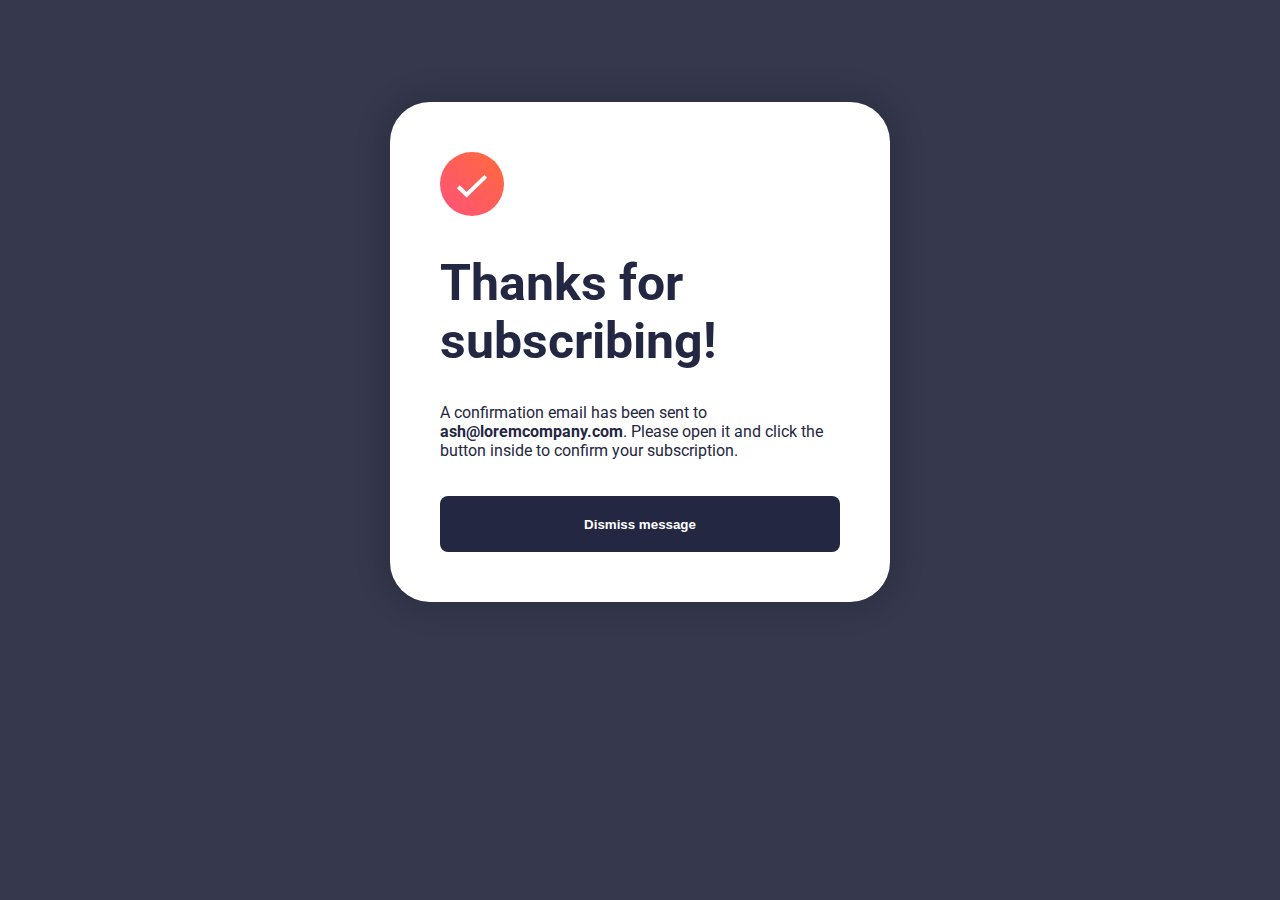
<file: newsletter-sign-up-with-success-message-main/index.html>
<!DOCTYPE html>
<html lang="en">
<head>
  <meta charset="UTF-8">
  <meta name="viewport" content="width=device-width, initial-scale=1.0"> <!-- displays site properly based on user's device -->
  <link rel="preconnect" href="https://fonts.googleapis.com">
  <link rel="preconnect" href="https://fonts.gstatic.com" crossorigin>
  <link rel="stylesheet" href="style.css" type="text/css">
  <link href="https://fonts.googleapis.com/css2?family=Roboto:wght@400;700&display=swap" rel="stylesheet">
  <link rel="icon" type="image/png" sizes="32x32" href="./assets/images/favicon-32x32.png">
  
  <title>Frontend Mentor | Newsletter sign-up form with success message</title>

  <!-- Feel free to remove these styles or customise in your own stylesheet 👍 -->
  <style>
    .attribution { font-size: 11px; text-align: center; }
    .attribution a { color: hsl(228, 45%, 44%); }
  </style>
</head>
<body style="background-color: hsl(235, 18%, 26%);">
  <header></header>

 <main>
   <!-- Sign-up form start -->
  <div id="formContainer" class="container-box hide ">
    
    <div class="text-content">
   <h1>Stay updated!</h1>

   <p style=" ">Join 60,000+ product managers receiving monthly updates on:</p>

   <div class="product-list">
      <div><img src="./assets/images/icon-list.svg" alt=""> <span>Product discovery and building what matters</span></div>
      <div><img src="./assets/images/icon-list.svg" alt=""> <span>Measuring to ensure updates are a success</span></div> 
      <div><img src="./assets/images/icon-list.svg" alt=""> <span>And much more!</span></div> 
  </div>
    <form>
      <label for="email"><small class="f-700"> Email address</small></label>
      <small><span id="errorMsg" class="float-rightside "></span> </small>
      <input type="text" id="email_input" class="f-400" name="emailId" placeholder="email@company.com"> 
      <button>Subscribe to monthly newsletter</button>
    </form>
  </div>

  <div class="img-content">
    <img src="./assets/images/illustration-sign-up-desktop.svg "class="img-src " alt="">
  </div>
  </div>
   <!-- Sign-up form end -->

   <!-- Success message start -->
 <div id="formSuccess" class="container-box2 ">
  <img src="./assets/images/icon-success.svg" alt="">
  <h1>Thanks for subscribing!</h1> 
 
  <p>A confirmation email has been sent to <strong><span id="userEmail">ash@loremcompany.com</span></strong>. 
    Please open it and click the button inside to confirm your subscription.</p>

  <button>Dismiss message</button> 
  
 </div>
   
 
   <!-- Success message end -->
   <script src="./success.js">

  </script>
 </main>
  
  <!-- <div role="contentinfo" class="attribution">
    Challenge by <a href="https://www.frontendmentor.io?ref=challenge" target="_blank">Frontend Mentor</a>. 
    Coded by <a href="#">Your Name Here</a>.
  </div> -->
</body>
</html>
</file>
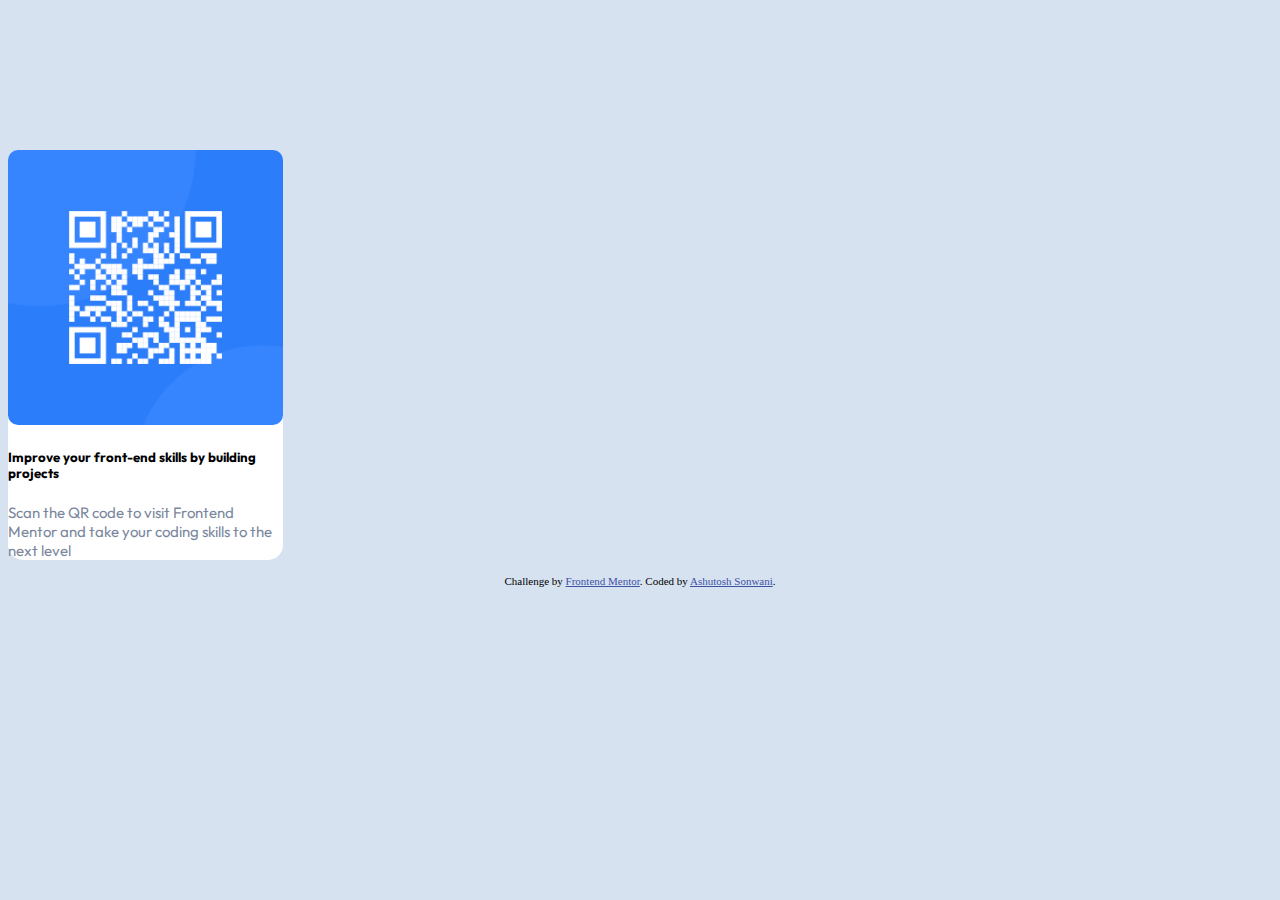
<file: qr-code-component-main/index.html>
<!DOCTYPE html>
<html lang="en">
<head>
  <meta charset="UTF-8">
  <meta name="viewport" content="width=device-width, initial-scale=1.0"> <!-- displays site properly based on user's device -->
  <link href="https://cdn.jsdelivr.net/npm/bootstrap@5.3.2/dist/css/bootstrap.min.css" rel="stylesheet" integrity="sha384-T3c6CoIi6uLrA9TneNEoa7RxnatzjcDSCmG1MXxSR1GAsXEV/Dwwykc2MPK8M2HN" crossorigin="anonymous">
  <script src="https://cdn.jsdelivr.net/npm/bootstrap@5.3.2/dist/js/bootstrap.bundle.min.js" integrity="sha384-C6RzsynM9kWDrMNeT87bh95OGNyZPhcTNXj1NW7RuBCsyN/o0jlpcV8Qyq46cDfL" crossorigin="anonymous"></script>
  <link rel="icon" type="image/png" sizes="32x32" href="./images/favicon-32x32.png">
  <link rel="preconnect" href="https://fonts.googleapis.com">
  <link rel="preconnect" href="https://fonts.gstatic.com" crossorigin>
  <link href="https://fonts.googleapis.com/css2?family=Outfit:wght@400;700&display=swap" rel="stylesheet">
  
  <title>Frontend Mentor | QR code component</title>

  <!-- Feel free to remove these styles or customise in your own stylesheet 👍 -->
  <style>
    .attribution { font-size: 11px; text-align: center; }
    .attribution a { color: hsl(228, 45%, 44%); }
    .f-700{
      font-family: 'Outfit', sans-serif;
      font-weight: 700;
    }
    .f-400
    {
      font-family: 'Outfit', sans-serif;
      font-weight: 400;
    }
    
  </style>
</head>
<body style="background-color: #d6e2f0;">


<div style="width: 275px; background-color: #ffffff; border-radius: 15px; margin-top: 150px;" class="p-3 container">
<img style="width: 100%; border-radius: 10px;" src="images/image-qr-code.png" alt="">
<div class="p-1">
  <h5 style="margin-top:20px;" class="f-700 text-center">Improve your front-end skills by building projects</h5>
  
    <p style="color: #7b879d; font-size: 15px; margin-top: 20px;"class="f-400 text-center">Scan the QR code to visit Frontend Mentor and take your coding skills to the next level </p>
</div>
</div>
  
  <div class="attribution mt-5">
    Challenge by <a href="https://www.frontendmentor.io?ref=challenge" target="_blank">Frontend Mentor</a>. 
    Coded by <a href="#">Ashutosh Sonwani</a>.
  </div>
</body>
</html>
</file>
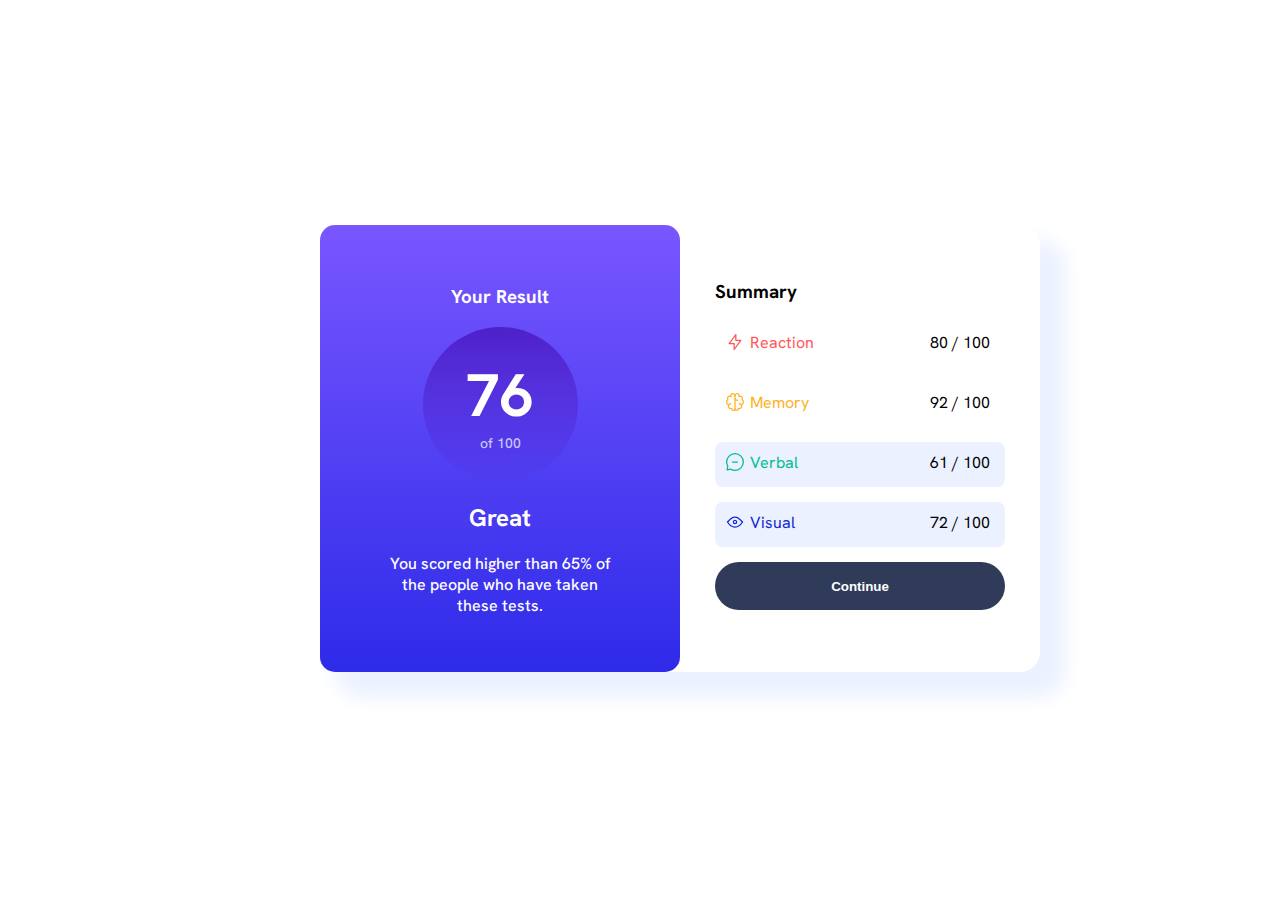
<file: results-summary-component-main/index.html>
<!DOCTYPE html>
<html lang="en">
<head>
  <meta charset="UTF-8">
  <meta name="viewport" content="width=device-width, initial-scale=1.0"> <!-- displays site properly based on user's device -->
  <link rel="preconnect" href="https://fonts.googleapis.com">
  <link rel="preconnect" href="https://fonts.gstatic.com" crossorigin>
  <link href="https://fonts.googleapis.com/css2?family=Hanken+Grotesk:wght@500;700;800&display=swap" rel="stylesheet">
  <link rel="icon" type="image/png" sizes="32x32" href="./assets/images/favicon-32x32.png">
  <link rel="stylesheet" href="style.css">
  <title>Frontend Mentor | Results summary component</title>

  <!-- Feel free to remove these styles or customise in your own stylesheet 👍 -->
  <style>
    .attribution { font-size: 11px; text-align: center; }
    .attribution a { color: hsl(228, 45%, 44%); }
  </style>
</head>
<body>
  <div class="container">

    <div class="left">
      <h3>
        Your Result
      </h3>
      <div class="score"><h1 class="f-700">76</h1>
        <aside> of 100</aside></div>
    
  
    <h2>Great</h2>
   <p> You scored higher than 65% of the people who have taken these tests.</p>
    </div>
    <div class="right">
      <h3>Summary</h3>
      <div class="data-section2">
        <img src="./assets/images/icon-reaction.svg" alt="">
        <div class="heading light-red"><span>Reaction</span></div>
        <div class="result"><span>80 / 100</span></div>
      </div>
      <div class="data-section2">
        <img src="./assets/images/icon-memory.svg" alt="">
        <div class="heading orange-yellow"><span>Memory</span></div>
        <div class="result"><span>92 / 100</span></div>
      </div><div class="data-section">
        <img src="./assets/images/icon-verbal.svg" alt="">
        <div class="heading green-teal"><span>Verbal</span></div>
        <div class="result"><span>61 / 100</span></div>
      </div><div class="data-section">
        <img src="./assets/images/icon-visual.svg" alt="">
        <div class="heading cobalt-blue"><span>Visual</span></div>
        <div class="result"><span>72 / 100</span></div>
      </div>
      <button>Continue</button>
    
      
    </div>
  </div>

  
  
  
  <!-- <div class="attribution">
    Challenge by <a href="https://www.frontendmentor.io?ref=challenge" target="_blank">Frontend Mentor</a>. 
    Coded by <a href="#">Your Name Here</a>.
  </div> -->
</body>
</html>
</file>
<file: newsletter-sign-up-with-success-message-main/style.css>
main,footer{
    font-family: 'Roboto', sans-serif;
    color: hsl(234, 29%, 20%)
}
main{
    
}
.container-box{
    display: flex ;
    flex-direction: row;
    flex-wrap: nowrap;
    width:750px;
    border-radius: 30px;
    box-shadow: 0px 0px 30px 5px rgba(0, 0, 0, 0.2);
    margin: auto;
    margin-top: 8vw;
    padding-left: 50px;
    background-color: hsl(0, 0%, 100%);

}

.container-box h1{
    font-size: 45px;
    font-weight: 700;
}


.product-list span{
    display: inline-flex;
    padding-left: 10px;
   margin-bottom: 10px;
   
}
.product-list img
{   
    height: 16px;
    width: 16px;
}

.text-content
{
    width:350px;
    font-size: 14px;
    margin-top: 40px;
    margin-right: 30px;
   /* padding-right: 30px; */



}
.img-content
{
    padding: 20px;
    width: 45%;
}

.f-700{
    font-weight: 700;
}
.f-400{
    font-weight: 400;
}
form{
    margin-top: 20px;
}

input
{
    height: 50px;
    width: 100%;
    padding-left: 20px;
    border: 1px solid #ccc;
    border-radius: 8px;
    box-sizing: border-box ;
    margin-top: 10px;
}

.in::placeholder
{
    color: rgb(250, 75, 75);
}

button
{
    height: 50px;
    width:100%;
    background-color: hsl(234, 29%, 20%);
    color: white;
    font-weight: 700;
    border:none;
    border-radius: 8px;
    margin-top: 20px;
    cursor: pointer;
}
button:hover
{
    background-image: linear-gradient(to right, #ff527b, hsl(4, 100%, 67%));
    box-shadow: 0px 15px 20px 4px rgba(251, 116, 72, 0.292);
    
}

.img-resize{
    height: 20px;
}
 .img-src{
    width: 100%;
    height: 100%;
    
} 
#errorMsg {
    color:red;
}

.hide
{
    display: none;
}

.container-box2{
    background-color: hsl(0, 0%, 100%);
    width: 500px;
    height: 500px;
    margin:8vw auto 0 auto;
    padding: 50px;
    border-radius: 40px;
    box-sizing: border-box;
    box-shadow: 0px 0px 30px 5px rgba(0, 0, 0, 0.2);
}

.container-box2 h1{
    font-size: 50px;
    font-weight: 700;
}
.container-box2 button{
    height : 56px;
}
.float-rightside{
    float: right;
}

@media screen and (max-width: 376px) {
    body{
        padding: 0;
        margin: 0;
        align-content: center;
        position: relative;
        
    }
    .container-box{
        display: flex;
        width:100%;
        border-radius: 0;
        flex-direction: column-reverse;
        padding: 0;
        margin: 0px;
    }
    .text-content{
        margin: 0;
        width: 100%;
        padding: 0 15px 15px 15px;
        box-sizing: border-box;
    }
    .img-content{
        margin: 0;
        padding: 0;
        width: 100%;
        content:url(./assets/images/illustration-sign-up-mobile.svg);
    }
    .hide{
        display: none;
    }
    .container-box2{
        
        height: 676px; 
        width: 100%;
        border-radius: 0;
        
        margin: 0;
        padding: 30% 25px 25px 25px;
        box-sizing: border-box;
    }
    .container-box2 h1{
        
        font-size: 40px;
        flex-grow: 1;
        
    }
    .container-box2 button{
        position: absolute;
        left: auto;
        right: auto;
        width: 87%;
        bottom: 35px;
    }
}
/* 
.float-leftside{
    float:left;
} */
/* .clearfix::after {
    content: "";
    clear: both;
    display: table;
  } */
</file>
<file: results-summary-component-main/style.css>
body{
    font-family: 'Hanken Grotesk', sans-serif;
    
    
}
p{
    font-size: 16px;
    font-weight: 500;
}

.light-red{
    color:hsl(0, 100%, 67%) ;
}
.orange-yellow{
   color: hsl(39, 100%, 56%);
}
.green-teal{
    color:hsl(166, 100%, 37%);
}
.cobalt-blue{
    color:hsl(234, 85%, 45%);
}
.f-700
{
    font-weight: 700;
}


.container{
    position: absolute;
    top:25%;
    left:25%;
    display: flex;
    /* border:3px solid black; */
    border-radius: 20px;
    box-shadow: 20px 20px 20px 5px hsl(221, 100%, 96%);
    width: 720px; 

}

.left{
    color: white;
    text-align: center;
    width: 50%;
    padding: 40px 70px 40px 70px;
    /* border: 5px solid red; */
    border-radius: 15px;
    background-image: linear-gradient(to bottom,hsl(252, 100%, 67%),hsl(241, 81%, 54%));
    box-sizing: border-box;
}
.right {
    padding: 35px;
    width: 50%;
    box-sizing: border-box;
}
.right img{
    height: 20px;
    width: 20px;
}
.score{
    border-radius: 50%;
    /* border: 2px solid black; */
    height: 155px;
    width: 155px;
    margin-left: auto;
    margin-right: auto;
    padding-top: 13%;
    padding-bottom: 10%;
    box-sizing: border-box;
    background-image: linear-gradient(to bottom,hsla(256, 72%, 46%, 1),hsla(241, 72%, 46%, 0));
}

.score h1{
    margin: 0;
    font-size: 60px;
}
.score aside{
    font-size: 14px;
    font-weight: 500;
    color:hsl(241, 100%, 89%);
}

 .data-section{
    padding:10px;
    display: flex;
    width: 100%;
    height: 45px;
    border-radius:0.5rem;
    box-sizing: border-box;
    margin-top: 15px;
    margin-bottom: 15px;
    background-color: hsl(221, 100%, 96%);
}
.data-section2{
    padding:10px;
    display: flex;
    width: 100%;
    height: 45px;
    border-radius:0.5rem;
    box-sizing: border-box;
    margin-top: 15px;
    margin-bottom: 15px;
    
}

span{
    margin: auto;
    padding: 5px;
}
.heading
{ 
    width:50%;
}
.result{
    width: 50%;
    text-align: right;
    
}


button{
    background-color: hsl(224, 30%, 27%);
    color: white;
    width: 100%;
    border-radius: 1.5rem;
    height: 3rem;
    left:50px;
    border: none;
    font-weight: 700;
}
button:hover{
    background-image: linear-gradient(to bottom,hsl(252, 100%, 67%),hsl(241, 81%, 54%));
}
.redbox{

    height: 100px;
    width: 100px;
    background-color: yellow;
}

@media screen and (max-width:376px) {
    body{
        padding: 0;
        margin: 0;
        position: relative;

    }
    .container
    {
        position: relative;   
        display: flex;
        flex-direction: column;
        top:0;
        left:0;
        width: 100%; 
        border-radius: 0;
    }
    .left
    {
        border-radius: 0 0 40px 40px ;
        width: 100%;
        padding: 10px 40px 10px 40px;
    }
    .right
    {
        width: 100%;
    }
    .score{
        border-radius: 50%;
        height: 150px;
        width: 150px;
        margin-left: auto;
        margin-right: auto;
        padding-top: 8%;
        padding-bottom: 10%;
        box-sizing: border-box;
        
    }
}
</file>
